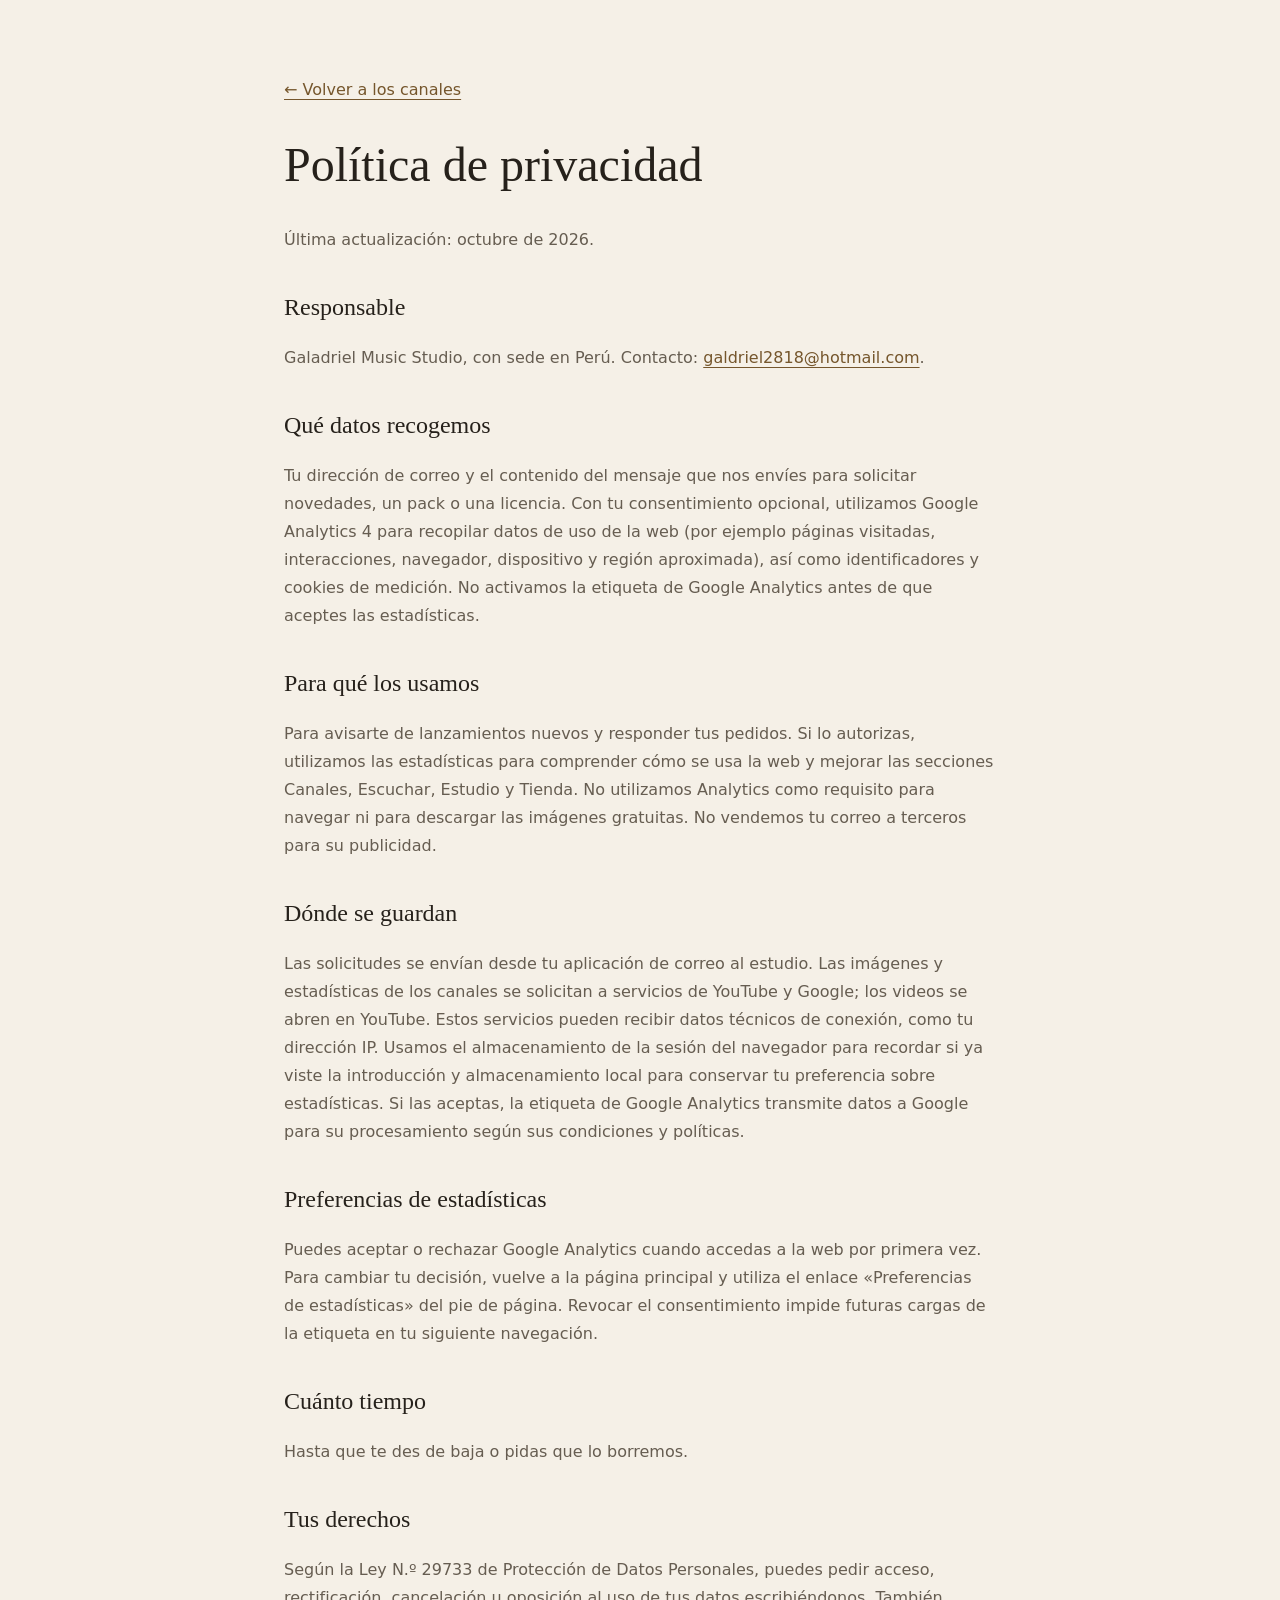
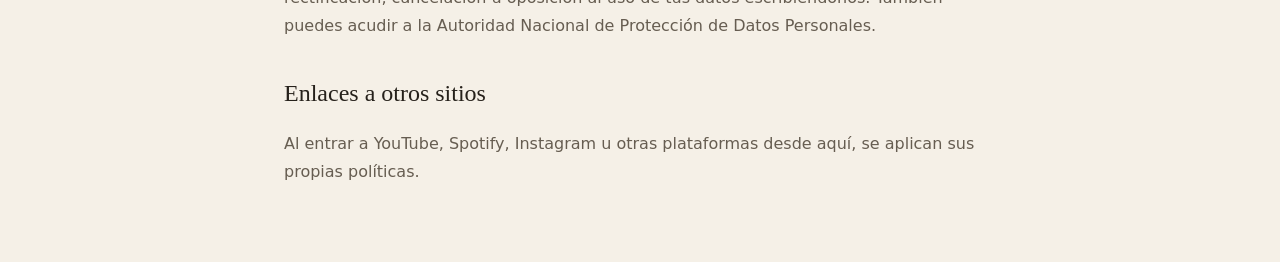
<file: privacidad.html>
<!DOCTYPE html>
<html lang="es">
<head>
<meta charset="utf-8">
<meta name="viewport" content="width=device-width, initial-scale=1">
<meta name="referrer" content="strict-origin-when-cross-origin">
<title>Política de privacidad — Galadriel Music Studio</title>
<link rel="canonical" href="https://galadrielmusicstudio.github.io/music/privacidad.html">
<meta name="theme-color" content="#f5f0e7">
<style>body{margin:0;background:#f5f0e7;color:#26211b;font:400 16px/1.75 system-ui,sans-serif}*{box-sizing:border-box}main{width:min(760px,100%);margin:auto;padding:60px 24px}h1,h2{font-family:Georgia,serif;font-weight:400}h1{font-size:clamp(32px,6vw,48px);line-height:1.2}h2{font-size:24px;margin:32px 0 8px}a{color:#75562c;text-underline-offset:4px;overflow-wrap:anywhere}p{color:#665d51}a:focus-visible{outline:2px solid #a7834d;outline-offset:5px}.mark{display:none}</style>
</head>
<body><main>
<p><a href="./">← Volver a los canales</a></p>
<h1>Política de privacidad</h1>
<p>Última actualización: octubre de 2026.</p>
<h2>Responsable</h2>
<p>Galadriel Music Studio, con sede en Perú. Contacto: <a href="mailto:galdriel2818@hotmail.com">galdriel2818@hotmail.com</a>.</p>
<h2>Qué datos recogemos</h2>
<p>Tu dirección de correo y el contenido del mensaje que nos envíes para solicitar novedades, un pack o una licencia. Con tu consentimiento opcional, utilizamos Google Analytics 4 para recopilar datos de uso de la web (por ejemplo páginas visitadas, interacciones, navegador, dispositivo y región aproximada), así como identificadores y cookies de medición. No activamos la etiqueta de Google Analytics antes de que aceptes las estadísticas.</p>
<h2>Para qué los usamos</h2>
<p>Para avisarte de lanzamientos nuevos y responder tus pedidos. Si lo autorizas, utilizamos las estadísticas para comprender cómo se usa la web y mejorar las secciones Canales, Escuchar, Estudio y Tienda. No utilizamos Analytics como requisito para navegar ni para descargar las imágenes gratuitas. No vendemos tu correo a terceros para su publicidad.</p>
<h2>Dónde se guardan</h2>
<p>Las solicitudes se envían desde tu aplicación de correo al estudio. Las imágenes y estadísticas de los canales se solicitan a servicios de YouTube y Google; los videos se abren en YouTube. Estos servicios pueden recibir datos técnicos de conexión, como tu dirección IP. Usamos el almacenamiento de la sesión del navegador para recordar si ya viste la introducción y almacenamiento local para conservar tu preferencia sobre estadísticas. Si las aceptas, la etiqueta de Google Analytics transmite datos a Google para su procesamiento según sus condiciones y políticas.</p>
<h2>Preferencias de estadísticas</h2>
<p>Puedes aceptar o rechazar Google Analytics cuando accedas a la web por primera vez. Para cambiar tu decisión, vuelve a la página principal y utiliza el enlace «Preferencias de estadísticas» del pie de página. Revocar el consentimiento impide futuras cargas de la etiqueta en tu siguiente navegación.</p>
<h2>Cuánto tiempo</h2>
<p>Hasta que te des de baja o pidas que lo borremos.</p>
<h2>Tus derechos</h2>
<p>Según la Ley N.º 29733 de Protección de Datos Personales, puedes pedir acceso, rectificación, cancelación u oposición al uso de tus datos escribiéndonos. También puedes acudir a la Autoridad Nacional de Protección de Datos Personales.</p>
<h2>Enlaces a otros sitios</h2>
<p>Al entrar a YouTube, Spotify, Instagram u otras plataformas desde aquí, se aplican sus propias políticas.</p>
</main></body></html>
</file>
